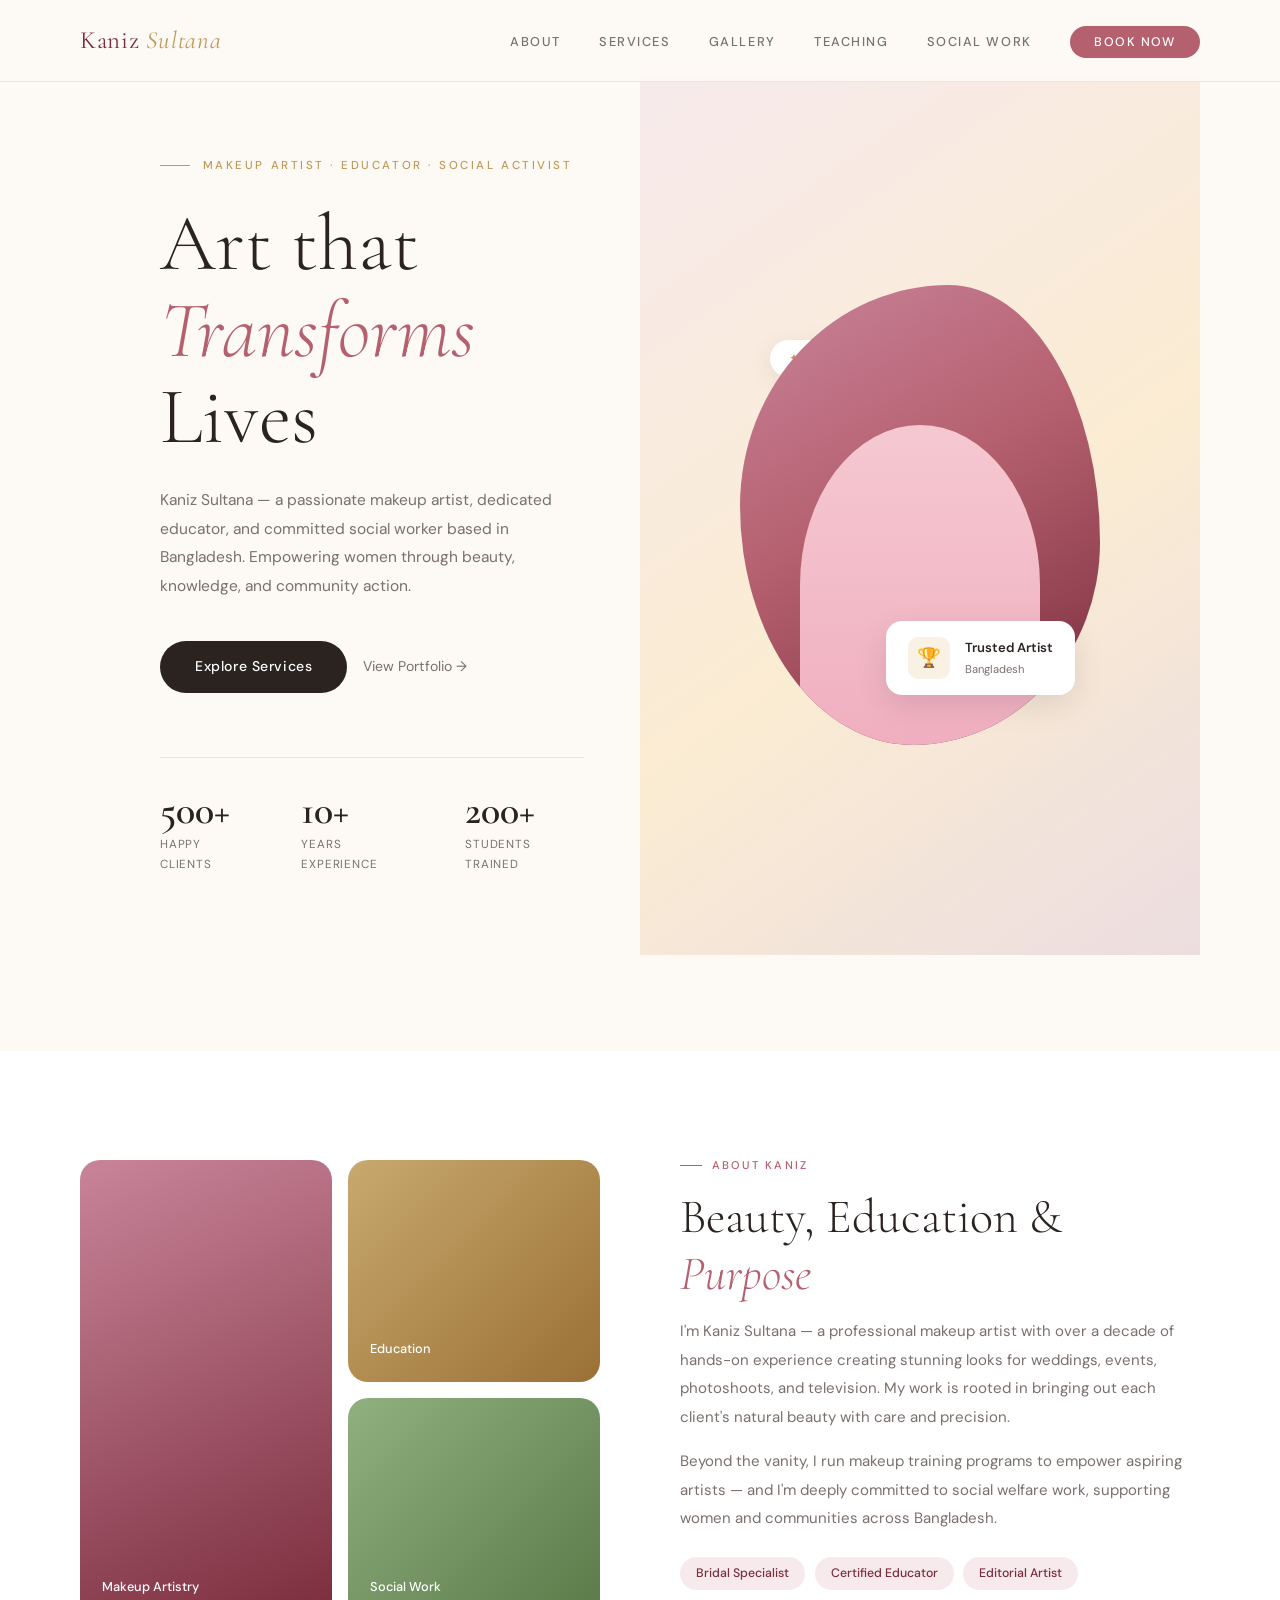
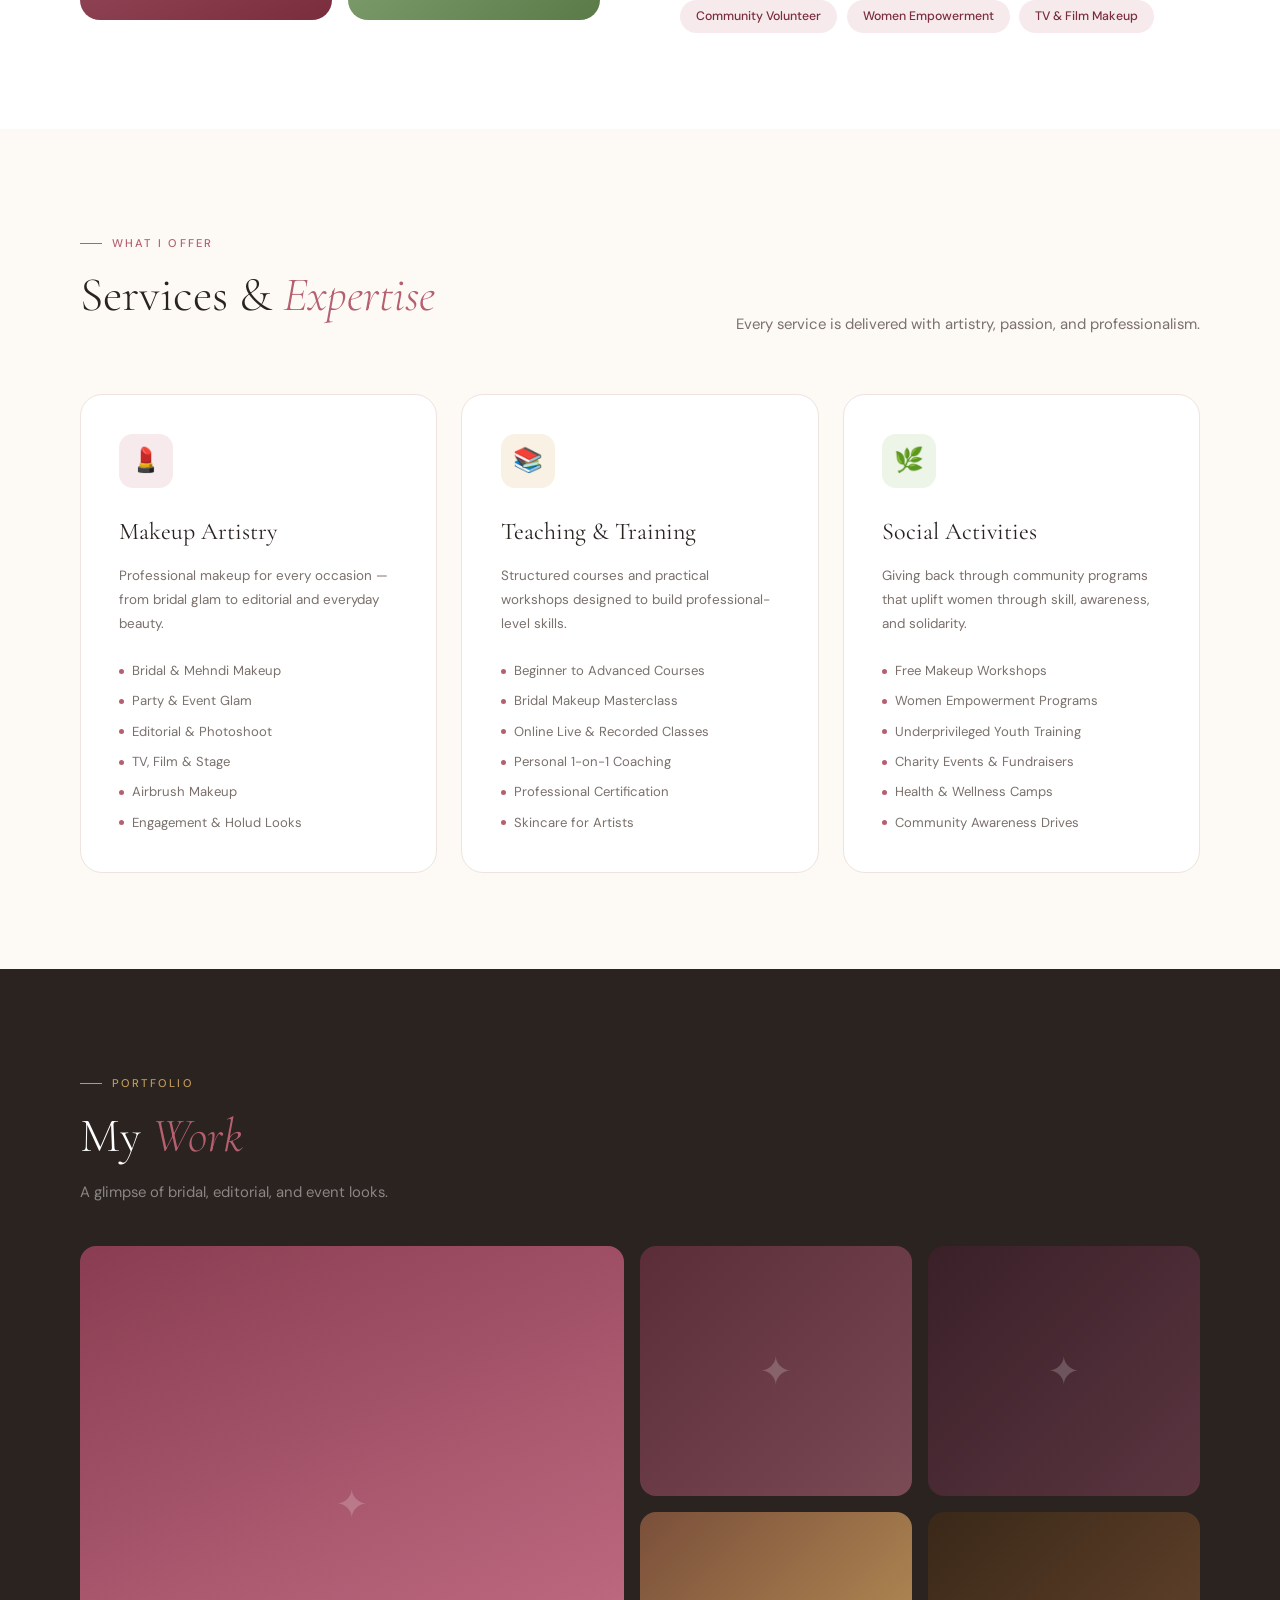
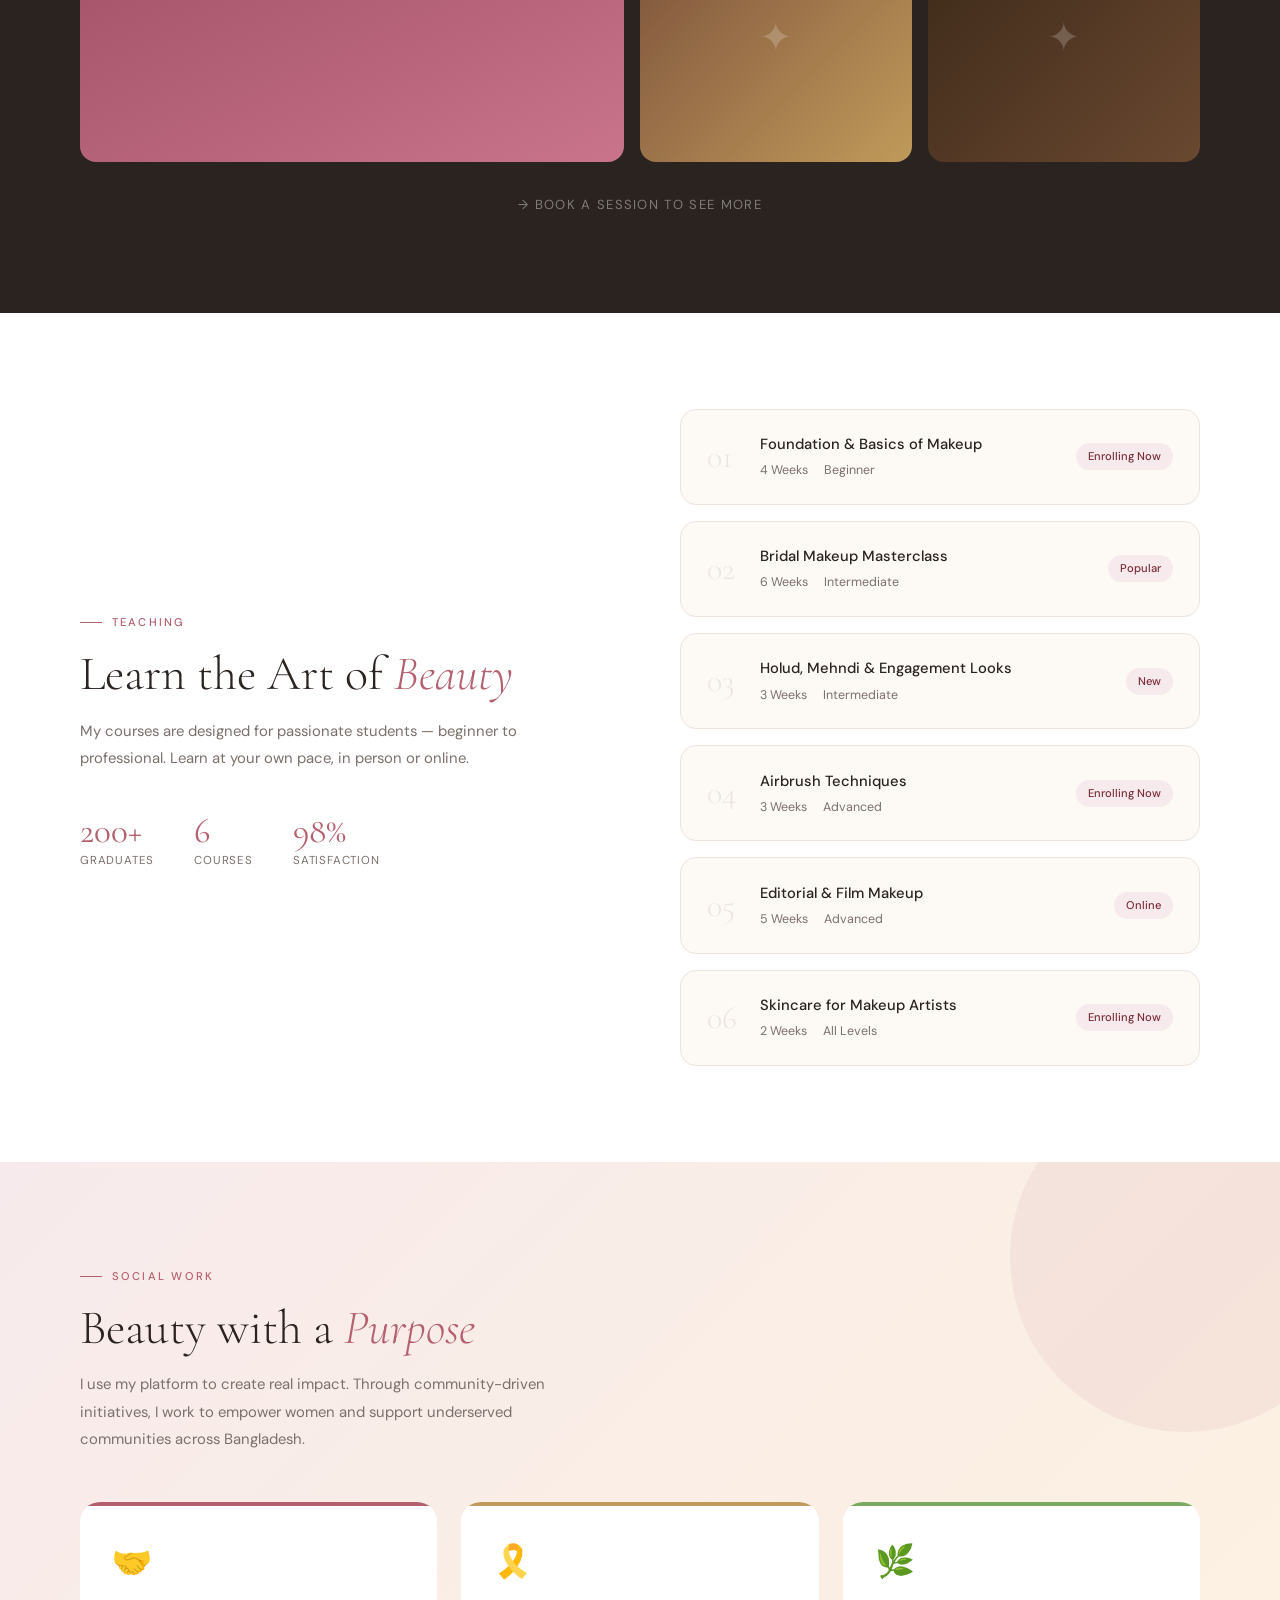
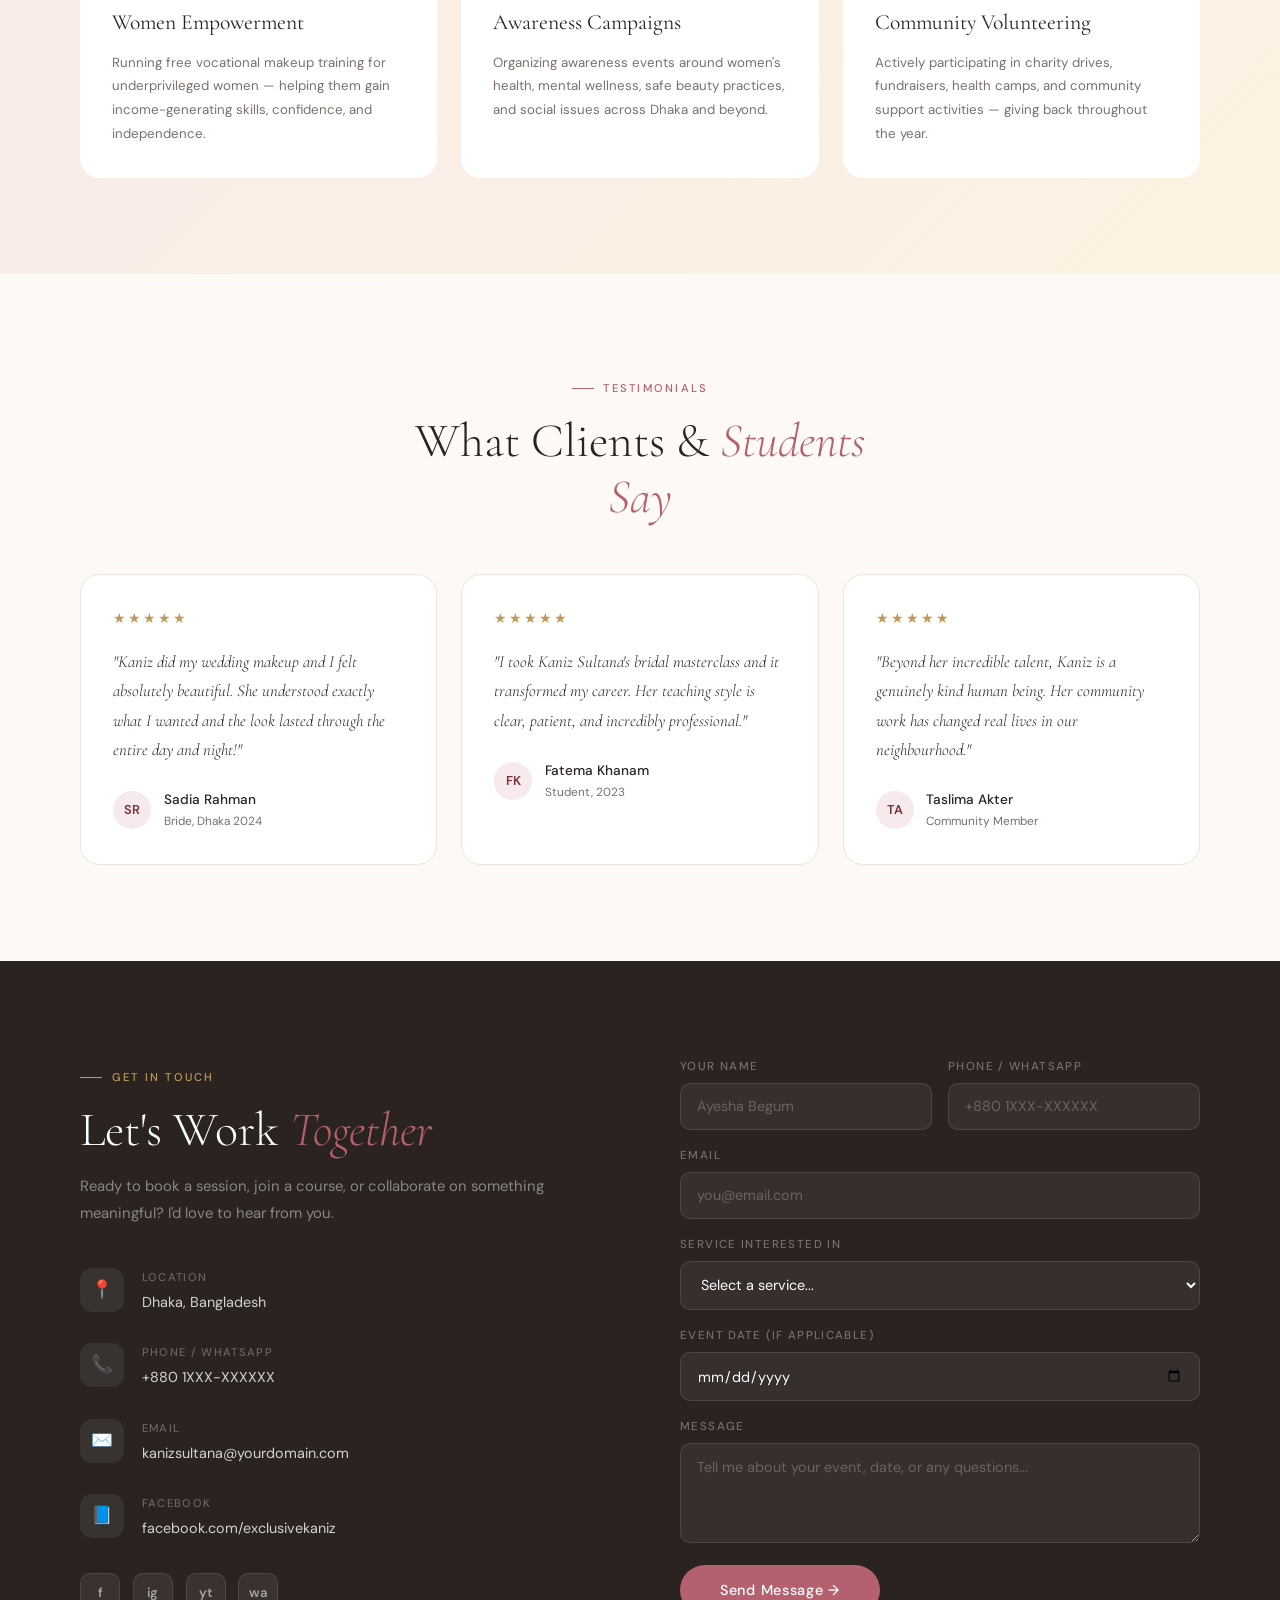
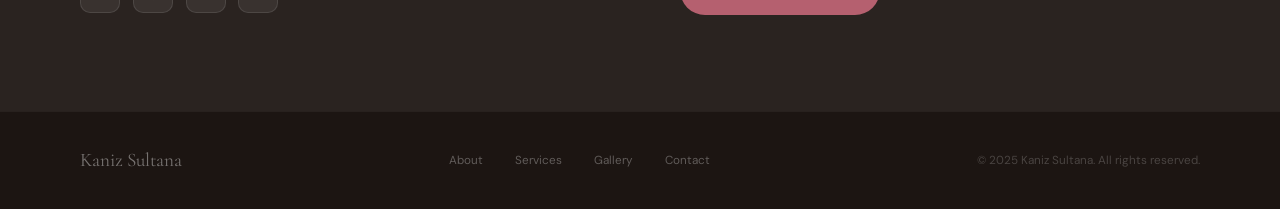
<file: index.html>
<!DOCTYPE html>
<html lang="en">
<head>
<meta charset="UTF-8"/>
<meta name="viewport" content="width=device-width, initial-scale=1.0"/>
<title>Kaniz Sultana — Makeup Artist & Educator</title>
<link href="https://fonts.googleapis.com/css2?family=Cormorant+Garamond:ital,wght@0,300;0,400;0,600;1,300;1,400&family=DM+Sans:wght@300;400;500&display=swap" rel="stylesheet"/>
<style>
  :root {
    --rose: #b5606f;
    --rose-light: #f7eaec;
    --rose-dark: #7a2d3c;
    --gold: #c09a5a;
    --gold-light: #f9f2e4;
    --cream: #fdf9f5;
    --charcoal: #2a2320;
    --muted: #7a706c;
    --border: #ede4df;
    --white: #ffffff;
  }
  * { margin: 0; padding: 0; box-sizing: border-box; }
  html { scroll-behavior: smooth; }
  body {
    font-family: 'DM Sans', sans-serif;
    background: var(--cream);
    color: var(--charcoal);
    font-size: 16px;
    line-height: 1.7;
  }

  /* ── NAV ── */
  nav {
    position: fixed; top: 0; left: 0; right: 0; z-index: 100;
    display: flex; align-items: center; justify-content: space-between;
    padding: 1.2rem 5rem;
    background: rgba(253,249,245,0.93);
    backdrop-filter: blur(14px);
    border-bottom: 1px solid var(--border);
  }
  .nav-logo {
    font-family: 'Cormorant Garamond', serif;
    font-size: 1.55rem; font-weight: 400;
    color: var(--rose-dark); text-decoration: none;
    letter-spacing: 0.03em;
  }
  .nav-logo span { font-style: italic; color: var(--gold); }
  .nav-links { display: flex; gap: 2.4rem; list-style: none; }
  .nav-links a {
    font-size: 0.8rem; font-weight: 500;
    letter-spacing: 0.12em; text-transform: uppercase;
    color: var(--muted); text-decoration: none;
    transition: color 0.2s;
  }
  .nav-links a:hover { color: var(--rose); }
  .nav-book {
    background: var(--rose); color: var(--white) !important;
    padding: 0.5rem 1.5rem; border-radius: 50px;
    font-size: 0.78rem !important;
  }
  .nav-book:hover { background: var(--rose-dark) !important; }

  /* ── HERO ── */
  .hero {
    min-height: 100vh;
    display: grid; grid-template-columns: 1fr 1fr;
    padding-top: 76px;
  }
  .hero-left {
    display: flex; flex-direction: column; justify-content: center;
    padding: 5rem 3.5rem 5rem 5rem;
  }
  .hero-eyebrow {
    font-size: 0.72rem; font-weight: 500;
    letter-spacing: 0.22em; text-transform: uppercase;
    color: var(--gold); margin-bottom: 1.6rem;
    display: flex; align-items: center; gap: 0.8rem;
    animation: fadeUp 0.6s 0.1s both;
  }
  .hero-eyebrow::before {
    content: ''; display: block;
    width: 30px; height: 1px; background: var(--gold);
  }
  .hero-title {
    font-family: 'Cormorant Garamond', serif;
    font-size: 5rem; font-weight: 300;
    line-height: 1.08; color: var(--charcoal);
    margin-bottom: 1.6rem;
    animation: fadeUp 0.6s 0.25s both;
  }
  .hero-title em { font-style: italic; color: var(--rose); }
  .hero-desc {
    font-size: 0.97rem; color: var(--muted);
    max-width: 430px; line-height: 1.85;
    margin-bottom: 2.5rem;
    animation: fadeUp 0.6s 0.4s both;
  }
  .hero-btns {
    display: flex; gap: 1rem; align-items: center;
    animation: fadeUp 0.6s 0.5s both;
  }
  .btn-dark {
    background: var(--charcoal); color: var(--white);
    padding: 0.9rem 2.2rem; border-radius: 50px;
    text-decoration: none; font-size: 0.88rem; font-weight: 500;
    letter-spacing: 0.04em; transition: background 0.2s;
  }
  .btn-dark:hover { background: var(--rose-dark); }
  .btn-ghost {
    color: var(--muted); text-decoration: none;
    font-size: 0.88rem; display: flex; align-items: center;
    gap: 0.4rem; transition: color 0.2s;
  }
  .btn-ghost:hover { color: var(--rose); }
  .hero-stats {
    display: flex; gap: 3rem;
    margin-top: 4rem; padding-top: 2rem;
    border-top: 1px solid var(--border);
    animation: fadeUp 0.6s 0.65s both;
  }
  .stat-num {
    font-family: 'Cormorant Garamond', serif;
    font-size: 2.5rem; font-weight: 600;
    color: var(--charcoal); line-height: 1;
  }
  .stat-label {
    font-size: 0.73rem; color: var(--muted);
    letter-spacing: 0.07em; text-transform: uppercase; margin-top: 0.3rem;
  }

  /* hero right */
  .hero-right {
    position: relative; overflow: hidden;
    background: linear-gradient(145deg, #f7eaec 0%, #fbecd3 55%, #ecdde0 100%);
  }
  .hero-img-center {
    position: absolute; inset: 0;
    display: flex; align-items: center; justify-content: center;
  }
  .hero-blob {
    width: 360px; height: 460px;
    background: linear-gradient(150deg, #c9849a 0%, #b5606f 45%, #7a2d3c 100%);
    border-radius: 58% 42% 52% 48% / 48% 56% 44% 52%;
    display: flex; align-items: flex-end; justify-content: center;
    overflow: hidden; position: relative;
  }
  .hero-silhouette {
    width: 240px; height: 320px;
    background: linear-gradient(180deg, #f5c8d0 0%, #f0afc0 100%);
    border-radius: 50% 50% 0 0;
  }
  .hero-floating-tag {
    position: absolute; top: 55px; left: 30px;
    background: var(--white); border-radius: 50px;
    padding: 0.5rem 1.2rem;
    box-shadow: 0 6px 24px rgba(0,0,0,0.08);
    font-size: 0.75rem; font-weight: 500; color: var(--rose-dark);
    display: flex; align-items: center; gap: 0.5rem;
  }
  .hero-floating-tag::before { content: '✦'; color: var(--gold); }
  .hero-badge {
    position: absolute; bottom: 50px; right: 25px;
    background: var(--white); border-radius: 16px;
    padding: 1rem 1.4rem;
    box-shadow: 0 10px 32px rgba(0,0,0,0.1);
    display: flex; align-items: center; gap: 0.9rem;
  }
  .badge-icon {
    width: 42px; height: 42px; border-radius: 10px;
    background: var(--gold-light);
    display: flex; align-items: center; justify-content: center;
    font-size: 1.2rem;
  }
  .badge-text { font-size: 0.82rem; font-weight: 600; color: var(--charcoal); }
  .badge-sub { font-size: 0.7rem; color: var(--muted); margin-top: 0.1rem; }

  /* ── SECTIONS ── */
  section { padding: 6rem 5rem; }
  .s-tag {
    display: inline-flex; align-items: center; gap: 0.6rem;
    font-size: 0.7rem; font-weight: 500;
    letter-spacing: 0.2em; text-transform: uppercase;
    color: var(--rose); margin-bottom: 0.9rem;
  }
  .s-tag::before {
    content: ''; display: block;
    width: 22px; height: 1px; background: var(--rose);
  }
  .s-title {
    font-family: 'Cormorant Garamond', serif;
    font-size: 3rem; font-weight: 300;
    line-height: 1.18; color: var(--charcoal);
    margin-bottom: 0.9rem;
  }
  .s-title em { font-style: italic; color: var(--rose); }
  .s-sub {
    font-size: 0.93rem; color: var(--muted);
    max-width: 480px; line-height: 1.85;
  }

  /* ── ABOUT ── */
  #about {
    background: var(--white);
    display: grid; grid-template-columns: 1fr 1fr;
    gap: 5rem; align-items: center;
  }
  .about-visual {
    display: grid; grid-template-columns: 1fr 1fr;
    gap: 1rem; height: 460px;
  }
  .av-card {
    border-radius: 20px; overflow: hidden;
    display: flex; align-items: flex-end; padding: 1.4rem;
    font-size: 0.8rem; font-weight: 500; color: var(--white);
  }
  .av1 { background: linear-gradient(155deg,#c9849a,#7a2d3c); grid-row: span 2; }
  .av2 { background: linear-gradient(135deg,#c8a96e,#9a7035); }
  .av3 { background: linear-gradient(135deg,#90b080,#5a7a48); }
  .about-desc { font-size: 0.94rem; color: var(--muted); line-height: 1.9; margin-bottom: 1rem; }
  .pills { display: flex; flex-wrap: wrap; gap: 0.6rem; margin-top: 1.5rem; }
  .pill {
    background: var(--rose-light); color: var(--rose-dark);
    padding: 0.38rem 1rem; border-radius: 50px;
    font-size: 0.77rem; font-weight: 500;
  }

  /* ── SERVICES ── */
  #services { background: var(--cream); }
  .services-head {
    display: flex; justify-content: space-between;
    align-items: flex-end; margin-bottom: 3.5rem;
  }
  .services-grid {
    display: grid; grid-template-columns: repeat(3,1fr); gap: 1.5rem;
  }
  .svc-card {
    background: var(--white); border: 1px solid var(--border);
    border-radius: 22px; padding: 2.4rem;
    transition: transform 0.2s, box-shadow 0.2s;
  }
  .svc-card:hover { transform: translateY(-5px); box-shadow: 0 18px 44px rgba(0,0,0,0.07); }
  .svc-icon {
    width: 54px; height: 54px; border-radius: 14px;
    display: flex; align-items: center; justify-content: center;
    font-size: 1.5rem; margin-bottom: 1.5rem;
  }
  .i-rose { background: var(--rose-light); }
  .i-gold { background: var(--gold-light); }
  .i-green { background: #edf4e8; }
  .svc-title {
    font-family: 'Cormorant Garamond', serif;
    font-size: 1.5rem; font-weight: 400;
    color: var(--charcoal); margin-bottom: 0.7rem;
  }
  .svc-desc { font-size: 0.84rem; color: var(--muted); line-height: 1.8; margin-bottom: 1.5rem; }
  .svc-list { list-style: none; display: flex; flex-direction: column; gap: 0.5rem; }
  .svc-list li {
    font-size: 0.82rem; color: var(--muted);
    display: flex; align-items: center; gap: 0.5rem;
  }
  .svc-list li::before {
    content: ''; display: block;
    width: 5px; height: 5px; border-radius: 50%;
    background: var(--rose); flex-shrink: 0;
  }

  /* ── GALLERY ── */
  #gallery { background: var(--charcoal); color: var(--white); }
  #gallery .s-tag { color: var(--gold); }
  #gallery .s-tag::before { background: var(--gold); }
  #gallery .s-title { color: var(--white); }
  #gallery .s-sub { color: rgba(255,255,255,0.45); }
  .gallery-head { display: flex; justify-content: space-between; align-items: flex-end; margin-bottom: 2.5rem; }
  .gallery-grid {
    display: grid;
    grid-template-columns: 2fr 1fr 1fr;
    grid-template-rows: 250px 250px;
    gap: 1rem;
  }
  .g-item { border-radius: 16px; overflow: hidden; position: relative; cursor: pointer; }
  .g-item-big { grid-row: span 2; }
  .g-thumb {
    width: 100%; height: 100%;
    display: flex; align-items: center; justify-content: center;
    font-size: 2.5rem; color: rgba(255,255,255,0.2);
    transition: transform 0.3s;
  }
  .g-item:hover .g-thumb { transform: scale(1.04); }
  .g1 { background: linear-gradient(155deg,#8a3d52,#c9748b); }
  .g2 { background: linear-gradient(135deg,#5a2d38,#7a4a55); }
  .g3 { background: linear-gradient(135deg,#3a2028,#5a3540); }
  .g4 { background: linear-gradient(135deg,#7a4f3a,#c09a5a); }
  .g5 { background: linear-gradient(135deg,#3a2818,#6a4830); }
  .g-overlay {
    position: absolute; inset: 0;
    background: linear-gradient(to top, rgba(0,0,0,0.65) 0%, transparent 55%);
    opacity: 0; transition: opacity 0.25s;
    display: flex; align-items: flex-end; padding: 1.2rem;
  }
  .g-item:hover .g-overlay { opacity: 1; }
  .g-label { font-size: 0.78rem; color: var(--white); font-weight: 500; letter-spacing: 0.05em; }
  .gallery-view-all {
    display: block; text-align: center; margin-top: 2rem;
    color: rgba(255,255,255,0.4); font-size: 0.82rem;
    letter-spacing: 0.1em; text-transform: uppercase; text-decoration: none;
    transition: color 0.2s;
  }
  .gallery-view-all:hover { color: var(--gold); }

  /* ── TEACHING ── */
  #teaching {
    background: var(--white);
    display: grid; grid-template-columns: 1fr 1fr;
    gap: 5rem; align-items: center;
  }
  .course-list { display: flex; flex-direction: column; gap: 1rem; }
  .course-item {
    background: var(--cream); border: 1px solid var(--border);
    border-radius: 16px; padding: 1.4rem 1.6rem;
    display: flex; align-items: center; gap: 1.2rem;
    transition: border-color 0.2s, box-shadow 0.2s;
  }
  .course-item:hover { border-color: var(--rose); box-shadow: 0 6px 20px rgba(181,96,111,0.1); }
  .c-num {
    font-family: 'Cormorant Garamond', serif;
    font-size: 2rem; font-weight: 300;
    color: var(--border); min-width: 34px; line-height: 1;
  }
  .c-info { flex: 1; }
  .c-name { font-weight: 500; font-size: 0.92rem; color: var(--charcoal); margin-bottom: 0.2rem; }
  .c-meta { font-size: 0.78rem; color: var(--muted); display: flex; gap: 1rem; }
  .c-badge {
    background: var(--rose-light); color: var(--rose-dark);
    padding: 0.25rem 0.75rem; border-radius: 50px;
    font-size: 0.7rem; font-weight: 500; white-space: nowrap;
  }
  .teaching-stats { display: flex; gap: 2.5rem; margin-top: 2.5rem; }
  .t-stat-num {
    font-family: 'Cormorant Garamond', serif;
    font-size: 2.2rem; color: var(--rose); line-height: 1;
  }
  .t-stat-lbl { font-size: 0.72rem; color: var(--muted); text-transform: uppercase; letter-spacing: 0.07em; margin-top: 0.2rem; }

  /* ── SOCIAL WORK ── */
  #social {
    background: linear-gradient(135deg, #f7eaec 0%, #fdf2e0 100%);
    position: relative; overflow: hidden;
  }
  #social::after {
    content: ''; position: absolute;
    right: -80px; top: -80px;
    width: 350px; height: 350px; border-radius: 50%;
    background: rgba(181,96,111,0.08);
  }
  .social-head { max-width: 560px; margin-bottom: 3rem; }
  .social-grid {
    display: grid; grid-template-columns: repeat(3,1fr); gap: 1.5rem;
  }
  .sw-card {
    background: var(--white); border-radius: 20px;
    padding: 2rem; position: relative; overflow: hidden;
    transition: transform 0.2s;
  }
  .sw-card:hover { transform: translateY(-4px); }
  .sw-accent {
    position: absolute; top: 0; left: 0; right: 0; height: 4px;
  }
  .sw-card:nth-child(1) .sw-accent { background: var(--rose); }
  .sw-card:nth-child(2) .sw-accent { background: var(--gold); }
  .sw-card:nth-child(3) .sw-accent { background: #7aaa60; }
  .sw-emoji { font-size: 2rem; margin-bottom: 1rem; }
  .sw-title {
    font-family: 'Cormorant Garamond', serif;
    font-size: 1.35rem; font-weight: 400;
    color: var(--charcoal); margin-bottom: 0.6rem;
  }
  .sw-desc { font-size: 0.83rem; color: var(--muted); line-height: 1.8; }

  /* ── TESTIMONIALS ── */
  #testimonials { background: var(--cream); }
  .testi-head { text-align: center; max-width: 520px; margin: 0 auto 3rem; }
  .testi-head .s-tag { justify-content: center; }
  .testi-grid {
    display: grid; grid-template-columns: repeat(3,1fr); gap: 1.5rem;
  }
  .testi-card {
    background: var(--white); border: 1px solid var(--border);
    border-radius: 20px; padding: 2rem;
  }
  .t-stars { color: var(--gold); font-size: 0.88rem; letter-spacing: 2px; margin-bottom: 1rem; }
  .t-text {
    font-family: 'Cormorant Garamond', serif;
    font-size: 1.05rem; font-style: italic; font-weight: 300;
    color: var(--charcoal); line-height: 1.75; margin-bottom: 1.5rem;
  }
  .t-author { display: flex; align-items: center; gap: 0.8rem; }
  .t-avatar {
    width: 38px; height: 38px; border-radius: 50%;
    background: var(--rose-light);
    display: flex; align-items: center; justify-content: center;
    font-size: 0.8rem; font-weight: 600; color: var(--rose-dark);
  }
  .t-name { font-size: 0.85rem; font-weight: 500; color: var(--charcoal); }
  .t-role { font-size: 0.74rem; color: var(--muted); }

  /* ── CONTACT ── */
  #contact {
    background: var(--charcoal); color: var(--white);
    display: grid; grid-template-columns: 1fr 1fr;
    gap: 5rem; align-items: center;
  }
  #contact .s-tag { color: var(--gold); }
  #contact .s-tag::before { background: var(--gold); }
  #contact .s-title { color: var(--white); }
  #contact .s-sub { color: rgba(255,255,255,0.45); }
  .c-info-list { display: flex; flex-direction: column; gap: 1.8rem; margin-top: 2.5rem; }
  .c-info-item { display: flex; align-items: flex-start; gap: 1.1rem; }
  .c-info-icon {
    width: 44px; height: 44px; border-radius: 12px;
    background: rgba(255,255,255,0.07);
    display: flex; align-items: center; justify-content: center;
    font-size: 1.1rem; flex-shrink: 0;
  }
  .c-info-lbl { font-size: 0.7rem; font-weight: 500; letter-spacing: 0.12em; text-transform: uppercase; color: rgba(255,255,255,0.3); margin-bottom: 0.2rem; }
  .c-info-val { font-size: 0.9rem; color: rgba(255,255,255,0.8); }
  .c-social { display: flex; gap: 0.8rem; margin-top: 2rem; }
  .c-soc-link {
    width: 40px; height: 40px; border-radius: 10px;
    background: rgba(255,255,255,0.07);
    border: 1px solid rgba(255,255,255,0.1);
    display: flex; align-items: center; justify-content: center;
    font-size: 0.82rem; font-weight: 600;
    color: rgba(255,255,255,0.55); text-decoration: none;
    transition: background 0.2s, color 0.2s, border-color 0.2s;
  }
  .c-soc-link:hover { background: var(--rose); color: var(--white); border-color: var(--rose); }

  .c-form { display: flex; flex-direction: column; gap: 1rem; }
  .f-row { display: grid; grid-template-columns: 1fr 1fr; gap: 1rem; }
  .f-group { display: flex; flex-direction: column; gap: 0.4rem; }
  .f-group label { font-size: 0.72rem; font-weight: 500; letter-spacing: 0.12em; text-transform: uppercase; color: rgba(255,255,255,0.35); }
  .f-group input,
  .f-group textarea,
  .f-group select {
    background: rgba(255,255,255,0.06);
    border: 1px solid rgba(255,255,255,0.11);
    border-radius: 10px; padding: 0.85rem 1rem;
    color: var(--white); font-family: 'DM Sans', sans-serif;
    font-size: 0.9rem; outline: none; transition: border-color 0.2s;
  }
  .f-group input:focus,
  .f-group textarea:focus,
  .f-group select:focus { border-color: var(--rose); }
  .f-group textarea { resize: vertical; min-height: 100px; }
  .f-group select option { background: #2a2320; }
  .f-group input::placeholder,
  .f-group textarea::placeholder { color: rgba(255,255,255,0.25); }
  .btn-send {
    background: var(--rose); color: var(--white);
    border: none; padding: 1rem 2.5rem;
    border-radius: 50px; font-family: 'DM Sans', sans-serif;
    font-size: 0.9rem; font-weight: 500; letter-spacing: 0.05em;
    cursor: pointer; transition: background 0.2s;
    align-self: flex-start; margin-top: 0.4rem;
  }
  .btn-send:hover { background: var(--rose-dark); }

  /* ── FOOTER ── */
  footer {
    background: #1c1512; padding: 2rem 5rem;
    display: flex; align-items: center; justify-content: space-between;
    border-top: 1px solid rgba(255,255,255,0.05);
  }
  .f-logo {
    font-family: 'Cormorant Garamond', serif;
    font-size: 1.2rem; font-weight: 400;
    color: rgba(255,255,255,0.4); text-decoration: none;
  }
  .f-copy { font-size: 0.73rem; color: rgba(255,255,255,0.2); }
  .f-links { display: flex; gap: 2rem; }
  .f-links a { font-size: 0.73rem; color: rgba(255,255,255,0.3); text-decoration: none; transition: color 0.2s; }
  .f-links a:hover { color: var(--rose); }

  /* ── ANIMATIONS ── */
  @keyframes fadeUp {
    from { opacity: 0; transform: translateY(22px); }
    to   { opacity: 1; transform: translateY(0); }
  }

  /* ── RESPONSIVE ── */
  @media (max-width: 960px) {
    nav { padding: 1rem 2rem; }
    .nav-links { display: none; }
    .hero { grid-template-columns: 1fr; }
    .hero-right { display: none; }
    .hero-left { padding: 4rem 2rem; }
    .hero-title { font-size: 3.2rem; }
    section { padding: 4rem 2rem; }
    #about, #teaching, #contact { grid-template-columns: 1fr; gap: 2.5rem; }
    .about-visual { height: 260px; }
    .services-grid, .social-grid, .testi-grid { grid-template-columns: 1fr; }
    .gallery-grid { grid-template-columns: 1fr 1fr; grid-template-rows: auto; }
    .g-item-big { grid-row: span 1; }
    .f-row { grid-template-columns: 1fr; }
    footer { flex-direction: column; gap: 0.8rem; text-align: center; padding: 1.5rem 2rem; }
  }
</style>
</head>
<body>

<!-- ═══ NAV ═══ -->
<nav>
  <a href="#" class="nav-logo">Kaniz <span>Sultana</span></a>
  <ul class="nav-links">
    <li><a href="#about">About</a></li>
    <li><a href="#services">Services</a></li>
    <li><a href="#gallery">Gallery</a></li>
    <li><a href="#teaching">Teaching</a></li>
    <li><a href="#social">Social Work</a></li>
    <li><a href="#contact" class="nav-book">Book Now</a></li>
  </ul>
</nav>

<!-- ═══ HERO ═══ -->
<section class="hero" id="home">
  <div class="hero-left">
    <div class="hero-eyebrow">Makeup Artist · Educator · Social Activist</div>
    <h1 class="hero-title">
      Art that<br/>
      <em>Transforms</em><br/>
      Lives
    </h1>
    <p class="hero-desc">
      Kaniz Sultana — a passionate makeup artist, dedicated educator, and committed social worker based in Bangladesh. Empowering women through beauty, knowledge, and community action.
    </p>
    <div class="hero-btns">
      <a href="#services" class="btn-dark">Explore Services</a>
      <a href="#gallery" class="btn-ghost">View Portfolio →</a>
    </div>
    <div class="hero-stats">
      <div>
        <div class="stat-num">500+</div>
        <div class="stat-label">Happy Clients</div>
      </div>
      <div>
        <div class="stat-num">10+</div>
        <div class="stat-label">Years Experience</div>
      </div>
      <div>
        <div class="stat-num">200+</div>
        <div class="stat-label">Students Trained</div>
      </div>
    </div>
  </div>
  <div class="hero-right">
    <div class="hero-img-center">
      <div style="position:relative;">
        <div class="hero-floating-tag">Available for Bookings</div>
        <div class="hero-blob">
          <div class="hero-silhouette"></div>
        </div>
        <div class="hero-badge">
          <div class="badge-icon">🏆</div>
          <div>
            <div class="badge-text">Trusted Artist</div>
            <div class="badge-sub">Bangladesh</div>
          </div>
        </div>
      </div>
    </div>
  </div>
</section>

<!-- ═══ ABOUT ═══ -->
<section id="about">
  <div class="about-visual">
    <div class="av-card av1">Makeup Artistry</div>
    <div class="av-card av2">Education</div>
    <div class="av-card av3">Social Work</div>
  </div>
  <div>
    <div class="s-tag">About Kaniz</div>
    <h2 class="s-title">Beauty, Education &amp;<br/><em>Purpose</em></h2>
    <p class="about-desc">
      I'm Kaniz Sultana — a professional makeup artist with over a decade of hands-on experience creating stunning looks for weddings, events, photoshoots, and television. My work is rooted in bringing out each client's natural beauty with care and precision.
    </p>
    <p class="about-desc">
      Beyond the vanity, I run makeup training programs to empower aspiring artists — and I'm deeply committed to social welfare work, supporting women and communities across Bangladesh.
    </p>
    <div class="pills">
      <span class="pill">Bridal Specialist</span>
      <span class="pill">Certified Educator</span>
      <span class="pill">Editorial Artist</span>
      <span class="pill">Community Volunteer</span>
      <span class="pill">Women Empowerment</span>
      <span class="pill">TV & Film Makeup</span>
    </div>
  </div>
</section>

<!-- ═══ SERVICES ═══ -->
<section id="services">
  <div class="services-head">
    <div>
      <div class="s-tag">What I Offer</div>
      <h2 class="s-title">Services &amp; <em>Expertise</em></h2>
    </div>
    <p class="s-sub" style="text-align:right;">Every service is delivered with artistry, passion, and professionalism.</p>
  </div>
  <div class="services-grid">
    <!-- Card 1 -->
    <div class="svc-card">
      <div class="svc-icon i-rose">💄</div>
      <h3 class="svc-title">Makeup Artistry</h3>
      <p class="svc-desc">Professional makeup for every occasion — from bridal glam to editorial and everyday beauty.</p>
      <ul class="svc-list">
        <li>Bridal &amp; Mehndi Makeup</li>
        <li>Party &amp; Event Glam</li>
        <li>Editorial &amp; Photoshoot</li>
        <li>TV, Film &amp; Stage</li>
        <li>Airbrush Makeup</li>
        <li>Engagement &amp; Holud Looks</li>
      </ul>
    </div>
    <!-- Card 2 -->
    <div class="svc-card">
      <div class="svc-icon i-gold">📚</div>
      <h3 class="svc-title">Teaching &amp; Training</h3>
      <p class="svc-desc">Structured courses and practical workshops designed to build professional-level skills.</p>
      <ul class="svc-list">
        <li>Beginner to Advanced Courses</li>
        <li>Bridal Makeup Masterclass</li>
        <li>Online Live &amp; Recorded Classes</li>
        <li>Personal 1-on-1 Coaching</li>
        <li>Professional Certification</li>
        <li>Skincare for Artists</li>
      </ul>
    </div>
    <!-- Card 3 -->
    <div class="svc-card">
      <div class="svc-icon i-green">🌿</div>
      <h3 class="svc-title">Social Activities</h3>
      <p class="svc-desc">Giving back through community programs that uplift women through skill, awareness, and solidarity.</p>
      <ul class="svc-list">
        <li>Free Makeup Workshops</li>
        <li>Women Empowerment Programs</li>
        <li>Underprivileged Youth Training</li>
        <li>Charity Events &amp; Fundraisers</li>
        <li>Health &amp; Wellness Camps</li>
        <li>Community Awareness Drives</li>
      </ul>
    </div>
  </div>
</section>

<!-- ═══ GALLERY ═══ -->
<section id="gallery">
  <div class="gallery-head">
    <div>
      <div class="s-tag">Portfolio</div>
      <h2 class="s-title">My <em>Work</em></h2>
      <p class="s-sub">A glimpse of bridal, editorial, and event looks.</p>
    </div>
  </div>
  <div class="gallery-grid">
    <div class="g-item g-item-big">
      <div class="g-thumb g1">✦</div>
      <div class="g-overlay"><span class="g-label">Bridal Collection</span></div>
    </div>
    <div class="g-item">
      <div class="g-thumb g2">✦</div>
      <div class="g-overlay"><span class="g-label">Editorial Shoot</span></div>
    </div>
    <div class="g-item">
      <div class="g-thumb g3">✦</div>
      <div class="g-overlay"><span class="g-label">Party Glam</span></div>
    </div>
    <div class="g-item">
      <div class="g-thumb g4">✦</div>
      <div class="g-overlay"><span class="g-label">Holud &amp; Mehndi</span></div>
    </div>
    <div class="g-item">
      <div class="g-thumb g5">✦</div>
      <div class="g-overlay"><span class="g-label">TV &amp; Film</span></div>
    </div>
  </div>
  <a href="#contact" class="gallery-view-all">→ Book a Session to See More</a>
</section>

<!-- ═══ TEACHING ═══ -->
<section id="teaching">
  <div>
    <div class="s-tag">Teaching</div>
    <h2 class="s-title">Learn the Art of <em>Beauty</em></h2>
    <p class="s-sub">My courses are designed for passionate students — beginner to professional. Learn at your own pace, in person or online.</p>
    <div class="teaching-stats">
      <div>
        <div class="t-stat-num">200+</div>
        <div class="t-stat-lbl">Graduates</div>
      </div>
      <div>
        <div class="t-stat-num">6</div>
        <div class="t-stat-lbl">Courses</div>
      </div>
      <div>
        <div class="t-stat-num">98%</div>
        <div class="t-stat-lbl">Satisfaction</div>
      </div>
    </div>
  </div>
  <div class="course-list">
    <div class="course-item">
      <div class="c-num">01</div>
      <div class="c-info">
        <div class="c-name">Foundation &amp; Basics of Makeup</div>
        <div class="c-meta"><span>4 Weeks</span><span>Beginner</span></div>
      </div>
      <span class="c-badge">Enrolling Now</span>
    </div>
    <div class="course-item">
      <div class="c-num">02</div>
      <div class="c-info">
        <div class="c-name">Bridal Makeup Masterclass</div>
        <div class="c-meta"><span>6 Weeks</span><span>Intermediate</span></div>
      </div>
      <span class="c-badge">Popular</span>
    </div>
    <div class="course-item">
      <div class="c-num">03</div>
      <div class="c-info">
        <div class="c-name">Holud, Mehndi &amp; Engagement Looks</div>
        <div class="c-meta"><span>3 Weeks</span><span>Intermediate</span></div>
      </div>
      <span class="c-badge">New</span>
    </div>
    <div class="course-item">
      <div class="c-num">04</div>
      <div class="c-info">
        <div class="c-name">Airbrush Techniques</div>
        <div class="c-meta"><span>3 Weeks</span><span>Advanced</span></div>
      </div>
      <span class="c-badge">Enrolling Now</span>
    </div>
    <div class="course-item">
      <div class="c-num">05</div>
      <div class="c-info">
        <div class="c-name">Editorial &amp; Film Makeup</div>
        <div class="c-meta"><span>5 Weeks</span><span>Advanced</span></div>
      </div>
      <span class="c-badge">Online</span>
    </div>
    <div class="course-item">
      <div class="c-num">06</div>
      <div class="c-info">
        <div class="c-name">Skincare for Makeup Artists</div>
        <div class="c-meta"><span>2 Weeks</span><span>All Levels</span></div>
      </div>
      <span class="c-badge">Enrolling Now</span>
    </div>
  </div>
</section>

<!-- ═══ SOCIAL WORK ═══ -->
<section id="social">
  <div class="social-head">
    <div class="s-tag">Social Work</div>
    <h2 class="s-title">Beauty with a <em>Purpose</em></h2>
    <p class="s-sub">I use my platform to create real impact. Through community-driven initiatives, I work to empower women and support underserved communities across Bangladesh.</p>
  </div>
  <div class="social-grid">
    <div class="sw-card">
      <div class="sw-accent"></div>
      <div class="sw-emoji">🤝</div>
      <h3 class="sw-title">Women Empowerment</h3>
      <p class="sw-desc">Running free vocational makeup training for underprivileged women — helping them gain income-generating skills, confidence, and independence.</p>
    </div>
    <div class="sw-card">
      <div class="sw-accent"></div>
      <div class="sw-emoji">🎗️</div>
      <h3 class="sw-title">Awareness Campaigns</h3>
      <p class="sw-desc">Organizing awareness events around women's health, mental wellness, safe beauty practices, and social issues across Dhaka and beyond.</p>
    </div>
    <div class="sw-card">
      <div class="sw-accent"></div>
      <div class="sw-emoji">🌿</div>
      <h3 class="sw-title">Community Volunteering</h3>
      <p class="sw-desc">Actively participating in charity drives, fundraisers, health camps, and community support activities — giving back throughout the year.</p>
    </div>
  </div>
</section>

<!-- ═══ TESTIMONIALS ═══ -->
<section id="testimonials">
  <div class="testi-head">
    <div class="s-tag">Testimonials</div>
    <h2 class="s-title">What Clients &amp; <em>Students Say</em></h2>
  </div>
  <div class="testi-grid">
    <div class="testi-card">
      <div class="t-stars">★★★★★</div>
      <p class="t-text">"Kaniz did my wedding makeup and I felt absolutely beautiful. She understood exactly what I wanted and the look lasted through the entire day and night!"</p>
      <div class="t-author">
        <div class="t-avatar">SR</div>
        <div>
          <div class="t-name">Sadia Rahman</div>
          <div class="t-role">Bride, Dhaka 2024</div>
        </div>
      </div>
    </div>
    <div class="testi-card">
      <div class="t-stars">★★★★★</div>
      <p class="t-text">"I took Kaniz Sultana's bridal masterclass and it transformed my career. Her teaching style is clear, patient, and incredibly professional."</p>
      <div class="t-author">
        <div class="t-avatar">FK</div>
        <div>
          <div class="t-name">Fatema Khanam</div>
          <div class="t-role">Student, 2023</div>
        </div>
      </div>
    </div>
    <div class="testi-card">
      <div class="t-stars">★★★★★</div>
      <p class="t-text">"Beyond her incredible talent, Kaniz is a genuinely kind human being. Her community work has changed real lives in our neighbourhood."</p>
      <div class="t-author">
        <div class="t-avatar">TA</div>
        <div>
          <div class="t-name">Taslima Akter</div>
          <div class="t-role">Community Member</div>
        </div>
      </div>
    </div>
  </div>
</section>

<!-- ═══ CONTACT ═══ -->
<section id="contact">
  <div>
    <div class="s-tag">Get in Touch</div>
    <h2 class="s-title">Let's Work <em>Together</em></h2>
    <p class="s-sub">Ready to book a session, join a course, or collaborate on something meaningful? I'd love to hear from you.</p>
    <div class="c-info-list">
      <div class="c-info-item">
        <div class="c-info-icon">📍</div>
        <div>
          <div class="c-info-lbl">Location</div>
          <div class="c-info-val">Dhaka, Bangladesh</div>
        </div>
      </div>
      <div class="c-info-item">
        <div class="c-info-icon">📞</div>
        <div>
          <div class="c-info-lbl">Phone / WhatsApp</div>
          <div class="c-info-val">+880 1XXX-XXXXXX</div>
        </div>
      </div>
      <div class="c-info-item">
        <div class="c-info-icon">✉️</div>
        <div>
          <div class="c-info-lbl">Email</div>
          <div class="c-info-val">kanizsultana@yourdomain.com</div>
        </div>
      </div>
      <div class="c-info-item">
        <div class="c-info-icon">📘</div>
        <div>
          <div class="c-info-lbl">Facebook</div>
          <div class="c-info-val">facebook.com/exclusivekaniz</div>
        </div>
      </div>
    </div>
    <div class="c-social">
      <a href="https://www.facebook.com/exclusivekaniz" target="_blank" class="c-soc-link">f</a>
      <a href="#" class="c-soc-link">ig</a>
      <a href="#" class="c-soc-link">yt</a>
      <a href="#" class="c-soc-link">wa</a>
    </div>
  </div>
  <div>
    <form class="c-form" onsubmit="return false;">
      <div class="f-row">
        <div class="f-group">
          <label>Your Name</label>
          <input type="text" placeholder="Ayesha Begum"/>
        </div>
        <div class="f-group">
          <label>Phone / WhatsApp</label>
          <input type="tel" placeholder="+880 1XXX-XXXXXX"/>
        </div>
      </div>
      <div class="f-group">
        <label>Email</label>
        <input type="email" placeholder="you@email.com"/>
      </div>
      <div class="f-group">
        <label>Service Interested In</label>
        <select>
          <option value="">Select a service...</option>
          <option>Bridal Makeup</option>
          <option>Holud / Mehndi / Engagement</option>
          <option>Party &amp; Event Makeup</option>
          <option>Editorial / Photoshoot</option>
          <option>TV &amp; Film Makeup</option>
          <option>Makeup Training Course</option>
          <option>1-on-1 Coaching</option>
          <option>Social Work Collaboration</option>
        </select>
      </div>
      <div class="f-group">
        <label>Event Date (if applicable)</label>
        <input type="date"/>
      </div>
      <div class="f-group">
        <label>Message</label>
        <textarea placeholder="Tell me about your event, date, or any questions..."></textarea>
      </div>
      <button type="submit" class="btn-send">Send Message →</button>
    </form>
  </div>
</section>

<!-- ═══ FOOTER ═══ -->
<footer>
  <a href="#" class="f-logo">Kaniz Sultana</a>
  <div class="f-links">
    <a href="#about">About</a>
    <a href="#services">Services</a>
    <a href="#gallery">Gallery</a>
    <a href="#contact">Contact</a>
  </div>
  <span class="f-copy">© 2025 Kaniz Sultana. All rights reserved.</span>
</footer>

</body>
</html>
</file>
